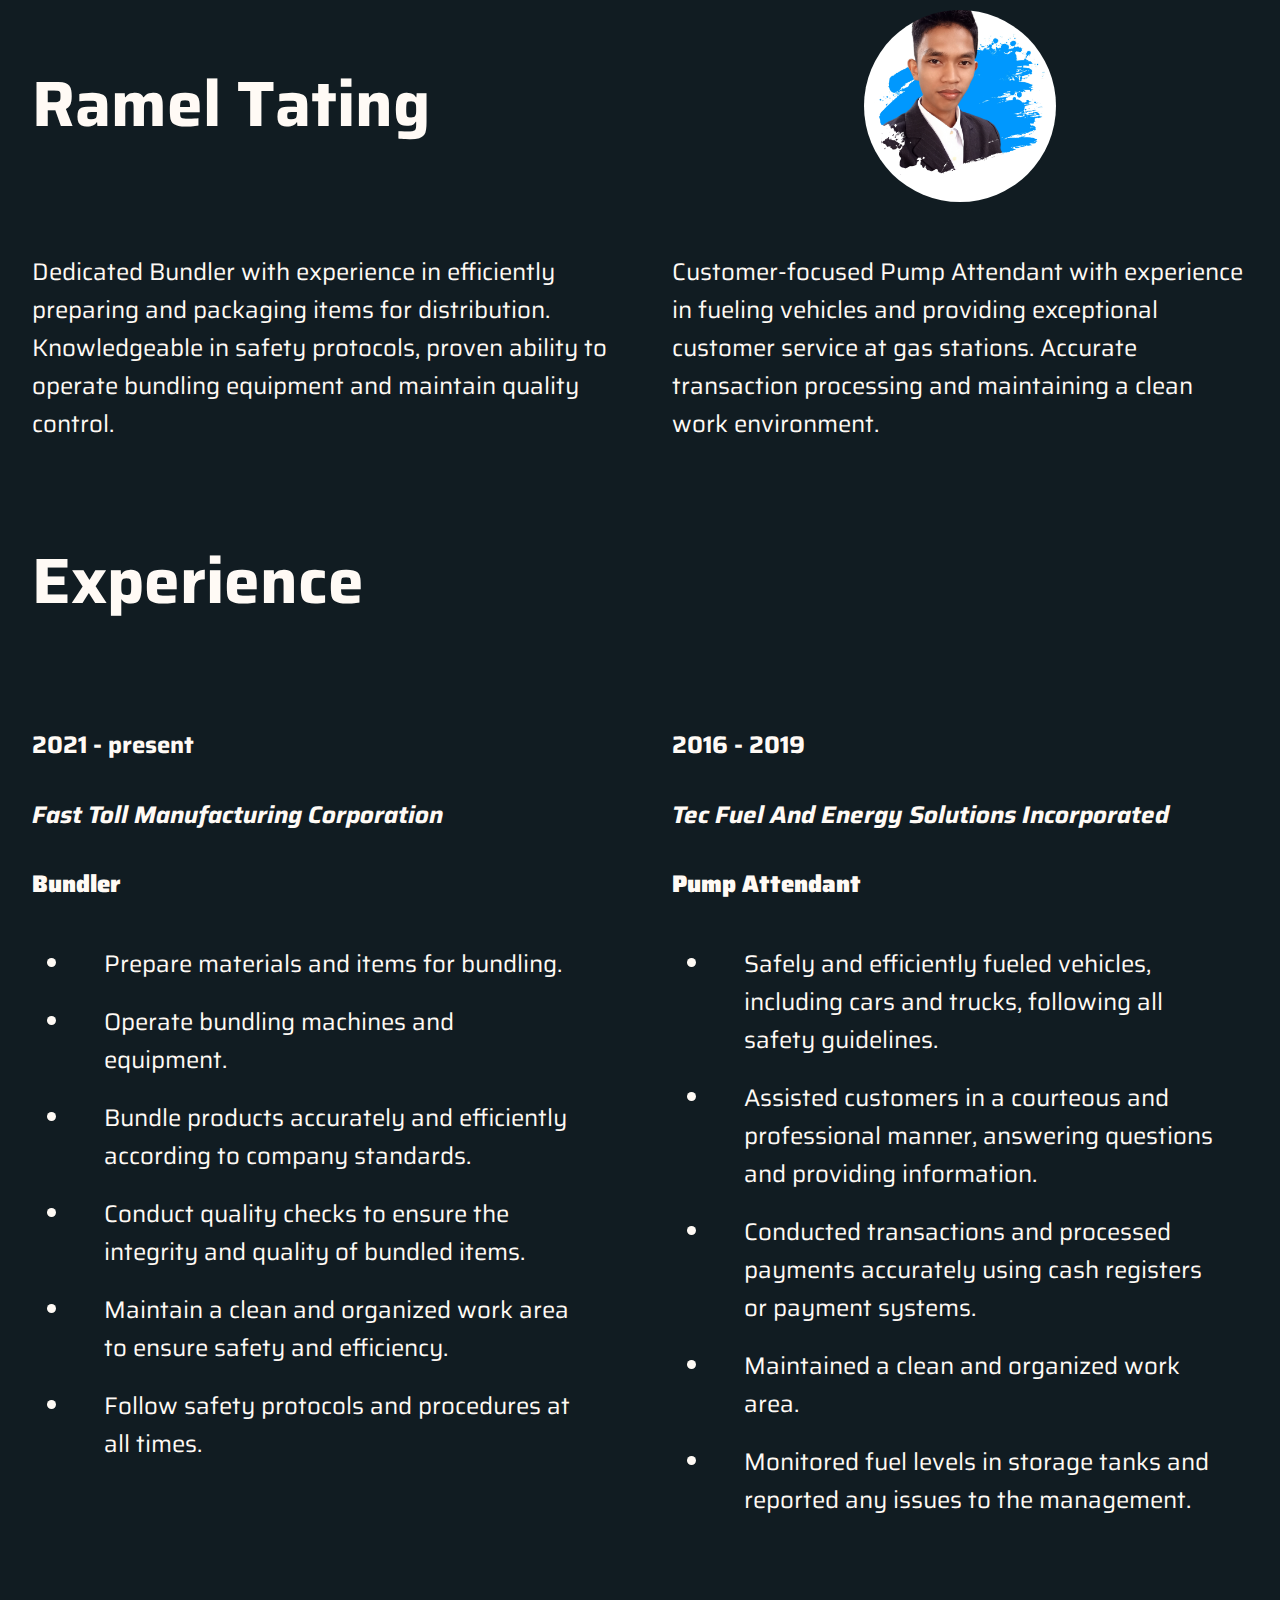
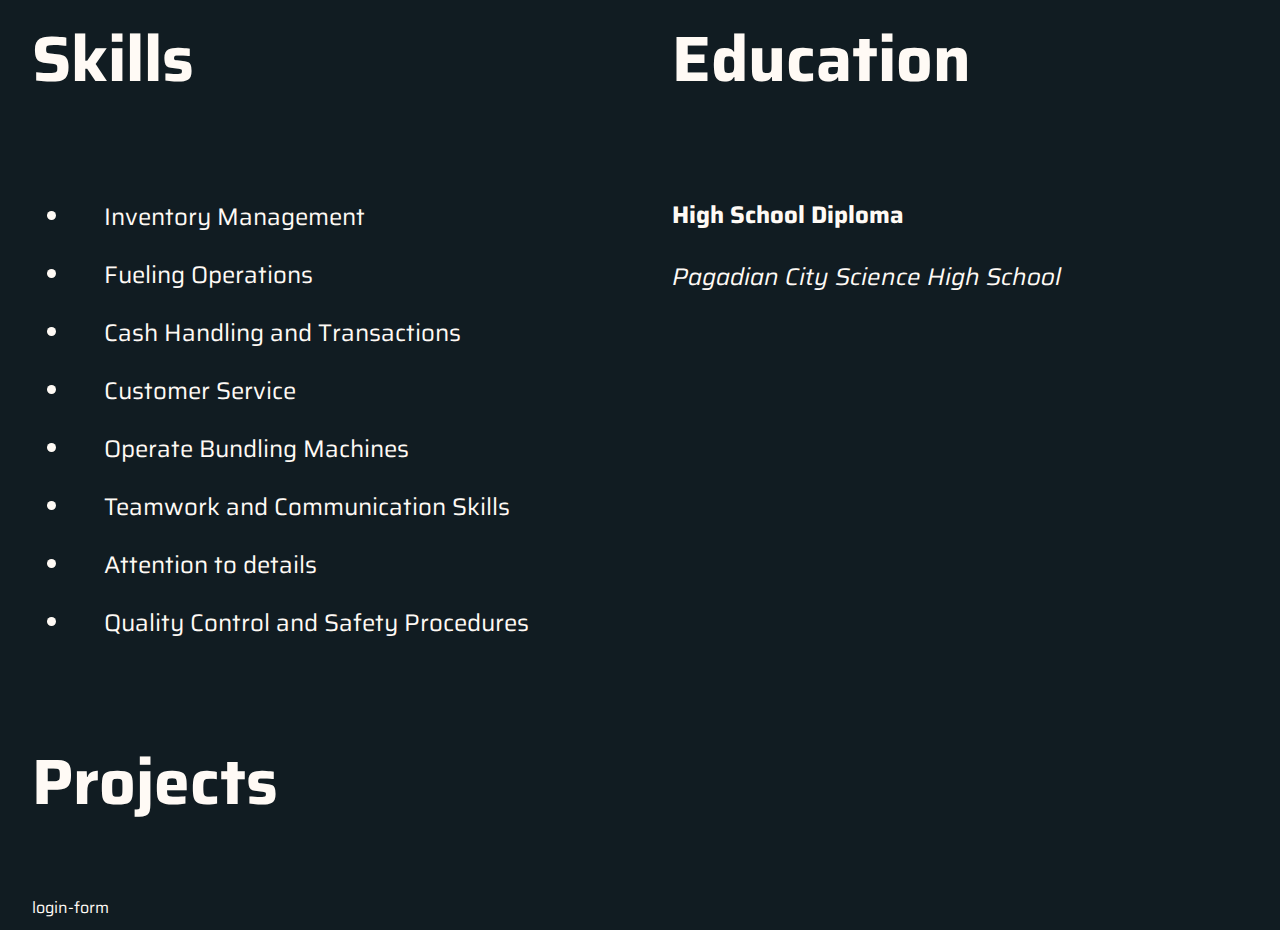
<file: index.html>
<!DOCTYPE html>
<html>
<head>
  <meta charset="utf-8" />
<meta http-equiv="content-type" content="text/html; charset=utf-8" />
<meta name="viewport" content="width=device-width, initial-scale=1.0">
<meta name="author" content="Ramel Tating">
<meta name="keywords" content="Ramel Tating, Portfolio Ramel Tating">
<meta name="description" content="My Portfolio-Ramel Tating">
<title>Portfolio-Ramel Tating</title>

<link rel="stylesheet" href="css/responsive.css" type="text/css" media="all" />
<link rel="stylesheet" href="css/index.css" type="text/css" />
</head>
<body>
<!-- About Me -->
<div class="row">
<div class="col-6">
<div class="container">
<h1>Ramel Tating</h1>
</div>
</div>
<div class="col-6 col-s-12" id="my-pic">
<div class="container">
<img src="assets/images/ramel-tating.png" alt="my picture" />
</div>
</div>
</div>
<div class="row">
<div class="col-6 col-s-6">
<div class="container">
<p>
Dedicated Bundler with experience in efficiently preparing and packaging items for distribution.
Knowledgeable in safety protocols, proven ability to operate bundling equipment and maintain quality control.
</p>
</div>
</div>
<div class="col-6 col-s-6">
<div class="container">
<p>
Customer-focused Pump Attendant with experience in fueling vehicles and providing exceptional customer service at gas stations.
Accurate transaction processing and maintaining a clean work environment.
</p>
</div>
</div>
</div>

<!-- Experience -->
<div class="row">
<div class="col-12 col-s-12">
<div class="container">
<h1>Experience</h1>
</div>
<div class="col-6 col-s-6">
<div class="container">
<h4>2021 - present</h4>
<h4><em>Fast Toll Manufacturing Corporation</em></h4>
<h4><strong>Bundler</strong></h4>
<ul>
<li>
Prepare materials and items for bundling.
</li>
<li>
Operate bundling machines and equipment.
</li>
<li>
Bundle products accurately and efficiently according to company standards.
</li>
<li>
Conduct quality checks to ensure the integrity and quality of bundled
items.
</li>
<li>Maintain a clean and organized work area to ensure safety and efficiency.</li>
<li>Follow safety protocols and procedures at all times.</li>
</ul>
</div>
</div>

<div class="col-6 col-s-6">
<div class="container">
<h4>2016 - 2019</h4>
<h4><em>Tec Fuel And Energy Solutions Incorporated</em></h4>
<h4><strong>Pump Attendant</strong></h4>
<ul>
<li>Safely and efficiently fueled vehicles, including cars and trucks,
following all safety guidelines.</li>
<li>Assisted customers in a courteous and professional manner, answering
questions and providing information.</li>
<li>Conducted transactions and processed payments accurately using cash
registers or payment systems.</li>
<li>Maintained a clean and organized work area.</li>
<li>Monitored fuel levels in storage tanks and reported any issues to the
management.</li>
</ul>
</div>
</div>
</div>
</div>

<!-- Education -->
<div class="row">
<div class="col-6 col-s-6">
<div class="container">
<h1>Skills</h1>
</div>
<div class="container">
<ul>
<li>Inventory Management</li>
<li>Fueling Operations</li>
<li>Cash Handling and Transactions</li>
<li>Customer Service</li>
<li>Operate Bundling Machines</li>
<li>Teamwork and Communication Skills</li>
<li>Attention to details</li>
<li>Quality Control and Safety Procedures</li>
</ul>
</div>
</div>
<div class="col-6 col-s-6">
<div class="container">
<h1>Education</h1>
</div>
<div class="container">
<p>
<strong>High School Diploma</strong>
</p>
<p>
<em>Pagadian City Science High School</em>
</p>
</div>
</div>
</div>
<div class="col-6 col-s-6">
<div class="container">
<h1>Projects</h1>
</div>
<div class="container">
<a href="projects/login-form/index.html">login-form</a>
</div>
</div>
</body>
</html>
</file>
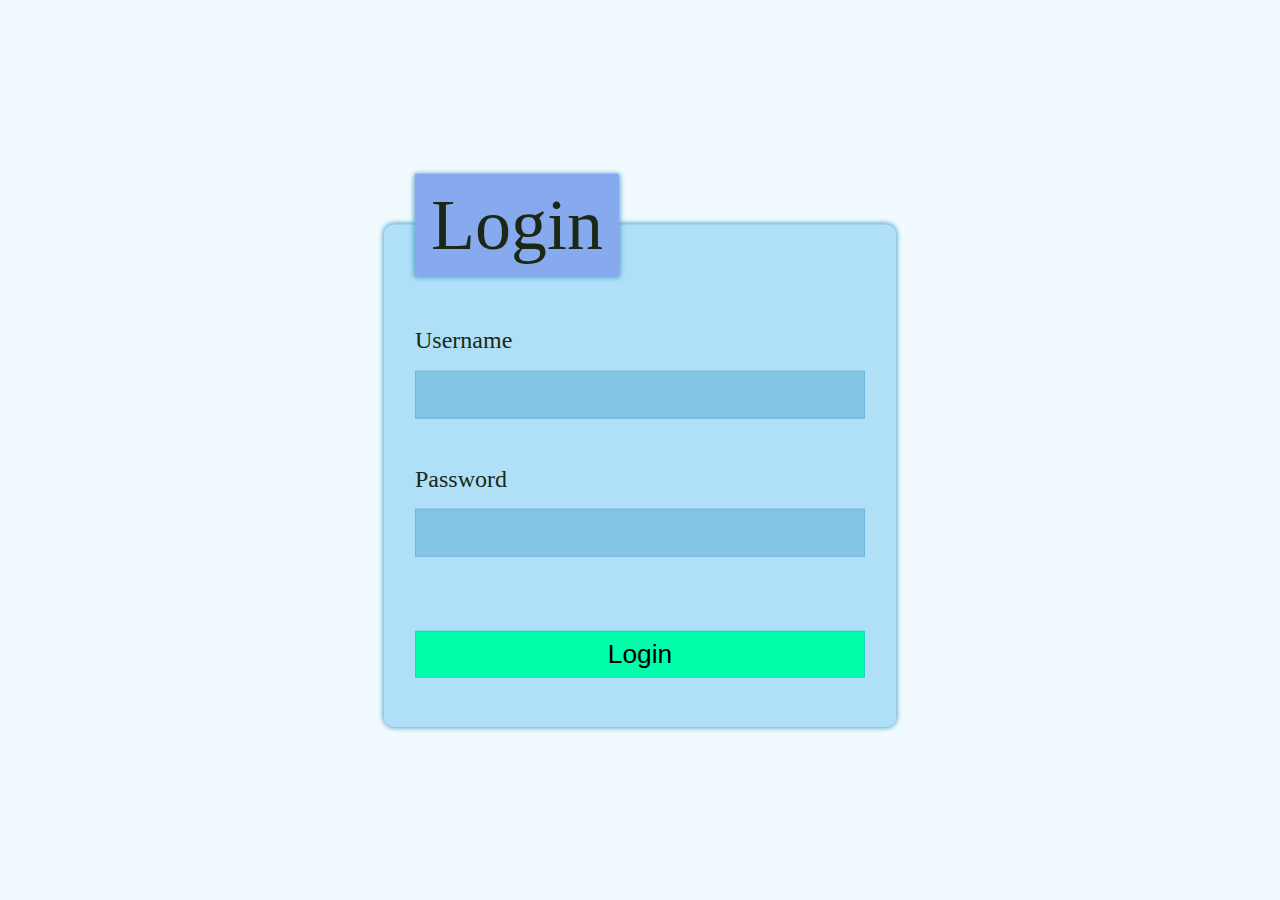
<file: projects/login-form/index.html>
<!DOCTYPE html>
<html lang="en">
<head>
  <meta charset="UTF-8">
  <meta name="viewport" content="width=device-width, initial-scale=1.0">
  <link rel="stylesheet" href="css/index.css">
  <link rel="stylesheet" href="css/responsive.css">
  <script src="js/index.js"></script>
  <title>login-form</title>
</head>
<body id="login-body">
  <fieldset class="center">
    <legend>Login</legend>
    <form action="javascript:void(0)" id="login" method="post" accept-charset="utf-8">
      <div class="container">
        <label for="uname">Username</label>
        <input type="text" name="uname" id="uname" value="" />
    </div>
    <div class="container">
      <label for="pword">Password</label>
      <input type="password" name="pword" id="pword" value="" />
  </div>
  <input type="submit" name="submit" id="submit" value="Login" />
</form>
</fieldset>
<script src="js/index.js" type="text/javascript" charset="utf-8"></script>
</body>
</html>
</file>
<file: css/responsive.css>
* {
  box-sizing: border-box;
}
.row {
  width: 100%;
  /* overflow: hidden; */
}
.row::after {
  content: "";
  clear: both;
  display: table;
}
[class*="col-"] {
  float: left;
}
[class*="col-"] {
  width: 100%;
}
@media screen and (min-width:768px) {
  .col-s-1 {
    width: 8.33%;
  }
  .col-s-2 {
    width: 16.67%;
  }
  .col-s-3 {
    width: 25%;
  }
  .col-s-4 {
    width: 33.33%;
  }
  .col-s-5 {
    width: 41.66%;
  }
  .col-s-6 {
    width: 50%;
  }
  .col-s-7 {
    width: 58.33%;
  }
  .col-s-8 {
    width: 66.66%;
  }
  .col-s-9 {
    width: 75%;
  }
  .col-s-10 {
    width: 83.33%;
  }
  .col-s-11 {
    width: 91.66%;
  }
  .col-s-12 {
    width: 100%;
  }
}
@media screen and (min-width:993px) {
  .col-1 {
    width: 8.33%;
  }
  .col-2 {
    width: 16.67%;
  }
  .col-3 {
    width: 25%;
  }
  .col-4 {
    width: 33.33%;
  }
  .col-5 {
    width: 41.66%;
  }
  .col-6 {
    width: 50%;
  }
  .col-7 {
    width: 58.33%;
  }
  .col-8 {
    width: 66.66%;
  }
  .col-9 {
    width: 75%;
  }
  .col-10 {
    width: 83.33%;
  }
  .col-11 {
    width: 91.66%;
  }
  .col-12 {
    width: 100%;
  }
}
</file>
<file: css/index.css>
@import url('fonts.css');
* {
  box-sizing: border-box;
}
body {
  --color: hsl(30,95%,98%);
  --bg-color: hsl(200,33%,10%);
  margin: 0;
  padding: 0;
  background: var(--bg-color);
  color: var(--color);
  font-family: "Saira", sans-serif;
  font-style: normal;
}
.clearfix::after {
  content: "";
  clear: both;
  display: table;
}
.container {
  width: 100%;
  /* background-color: hsl(200,53%,16%); */
}
#my-pic div {
  width: 40%;
  height: auto;
  margin: auto;
}
/* #my-pic {
  border-radius: 50%;
  background-color: hsl(67,40%,17%);
  height: auto;
} */
#my-pic img {
  margin: auto;
  border-radius: 50%;
  max-width: 100%;
  height: auto;
}
li,
#my-pic div,
.container {
  padding: 5px 16px;
}
a {
  text-decoration: none;
  color: var(--color);
}


@media screen and (min-width:993px) {
  .container,
  li,
  #my-pic div {
    padding: 10px 32px;
  }
  h1 {
    font-size: 4em;
    font-weight: 150%;
  }
  h4,p,li {
    font-size: 150%;
    font-weight: 120%;
  }
  #my-pic div {
    width: 40%;
  }
}
</file>
<file: projects/login-form/css/index.css>
:root {
  --bg-color: hsl(200,95%,97%);
  --color: hsl(100,32%,12%);
}
body {
  margin: 0;
  padding: 0;
  opacity: 0;
  background-color: var(--bg-color);
  color: var(--color);
  height: 100%;
  transition: all 1s ease;
}
fieldset {
  --bg-color-fs: hsl(200,85%,83%);
  --color-fs: hsla(200,55%,53%,0.4);
  width: 80%;
  border: 1px solid var(--bg-color-fs);
  border-radius: 10px;
  background-color: var(--bg-color-fs);
  padding: 20px 30px;
  font-size: 150%;
}
.center {
  position: absolute;
  margin: 0;
  top: 50%;
  left: 50%;
  transform: translate(-50%,-50%);
}
fieldset legend,
fieldset {
  box-shadow: 0px -1px 5px var(--color-fs),-1px 0px 5px
  var(--color-fs), 1px 0px 5px var(--color-fs),0px 1px 5px var(--color-fs);
}
fieldset legend {
  font-size: 200%;
  background-color: hsl(220,75%,73%);
  padding: 10px 16px;
}
form input {
  width: 100%;
  padding: 10px 2px;
  line-height: 5px;
  font-size: 90%;
  border: 1px solid var(--color-fs);
  background-color: var(--color-fs);
}
form input:focus {
  outline: 2px solid var(--bg-color);
}
#login input:first-child {
  margin: 10px 0;
}
#login input:nth-child(2) {
  margin: 16.8px 0;
}
#login input:nth-child(3) {
  margin: 27.18px 0;
}

form .container {
  margin: 10px 0;
}
input[type="submit"] {
  font-size: 110%;
  padding: 20px 20%;
  display: inline-block;
  width: 100%;
  background-color: rgb(0,255,170);
  transition: 0.5s;
}
input[type="submit"]:hover {
  background-color: rgb(0,255,20);
}

@media screen and (min-width:768px) {}
@media screen and (min-width:993px) {
  fieldset {
    width: 40%;
  }
  form .container {
    margin: 30px 0;
  }
  fieldset legend {
    font-size: 300%;
  }
}
</file>
<file: projects/login-form/css/responsive.css>
* {
  box-sizing: border-box;
}
.row {
  width: 100%;
  /* overflow: hidden; */
}
.row::after {
  content: "";
  clear: both;
  display: table;
}
[class*="col-"] {
  float: left;
}
[class*="col-"] {
  width: 100%;
}
@media screen and (min-width:768px) {
  .col-s-1 {
    width: 8.33%;
  }
  .col-s-2 {
    width: 16.67%;
  }
  .col-s-3 {
    width: 25%;
  }
  .col-s-4 {
    width: 33.33%;
  }
  .col-s-5 {
    width: 41.66%;
  }
  .col-s-6 {
    width: 50%;
  }
  .col-s-7 {
    width: 58.33%;
  }
  .col-s-8 {
    width: 66.66%;
  }
  .col-s-9 {
    width: 75%;
  }
  .col-s-10 {
    width: 83.33%;
  }
  .col-s-11 {
    width: 91.66%;
  }
  .col-s-12 {
    width: 100%;
  }
}
@media screen and (min-width:993px) {
  .col-1 {
    width: 8.33%;
  }
  .col-2 {
    width: 16.67%;
  }
  .col-3 {
    width: 25%;
  }
  .col-4 {
    width: 33.33%;
  }
  .col-5 {
    width: 41.66%;
  }
  .col-6 {
    width: 50%;
  }
  .col-7 {
    width: 58.33%;
  }
  .col-8 {
    width: 66.66%;
  }
  .col-9 {
    width: 75%;
  }
  .col-10 {
    width: 83.33%;
  }
  .col-11 {
    width: 91.66%;
  }
  .col-12 {
    width: 100%;
  }
}
</file>
